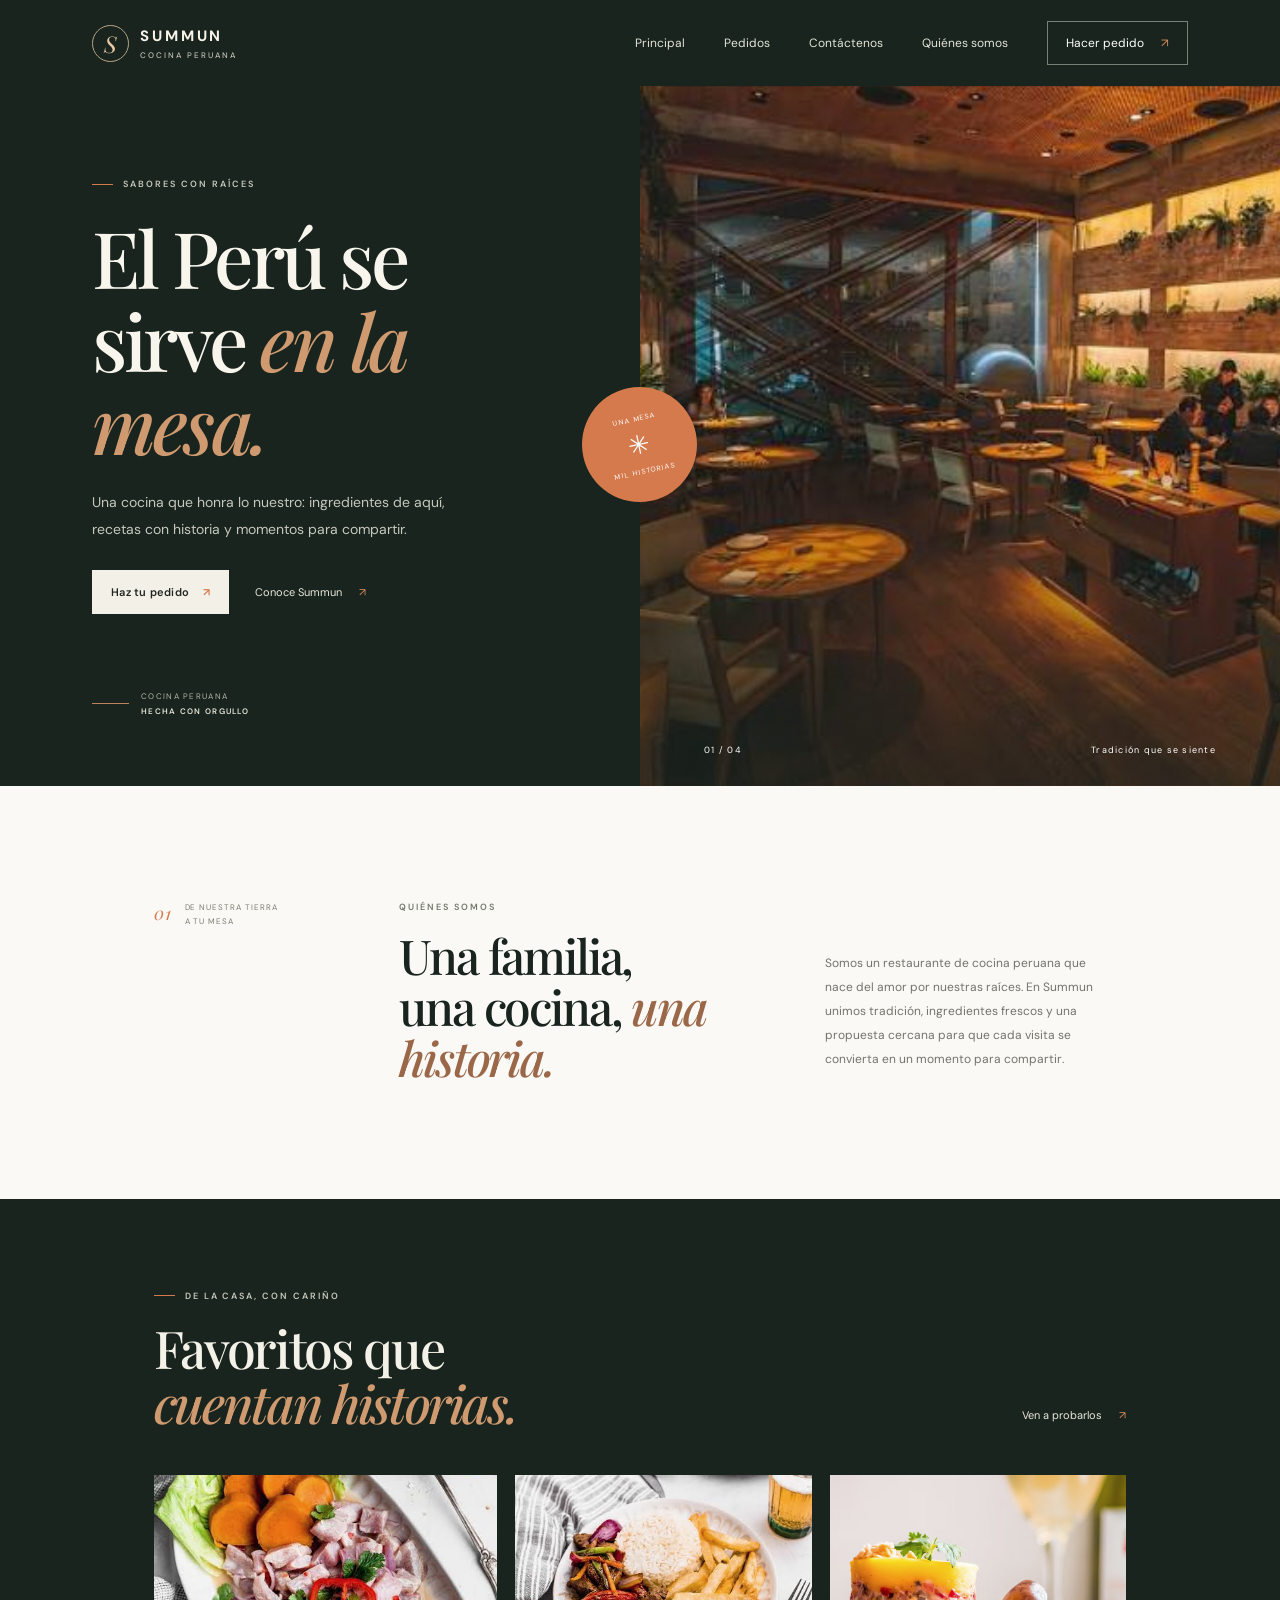
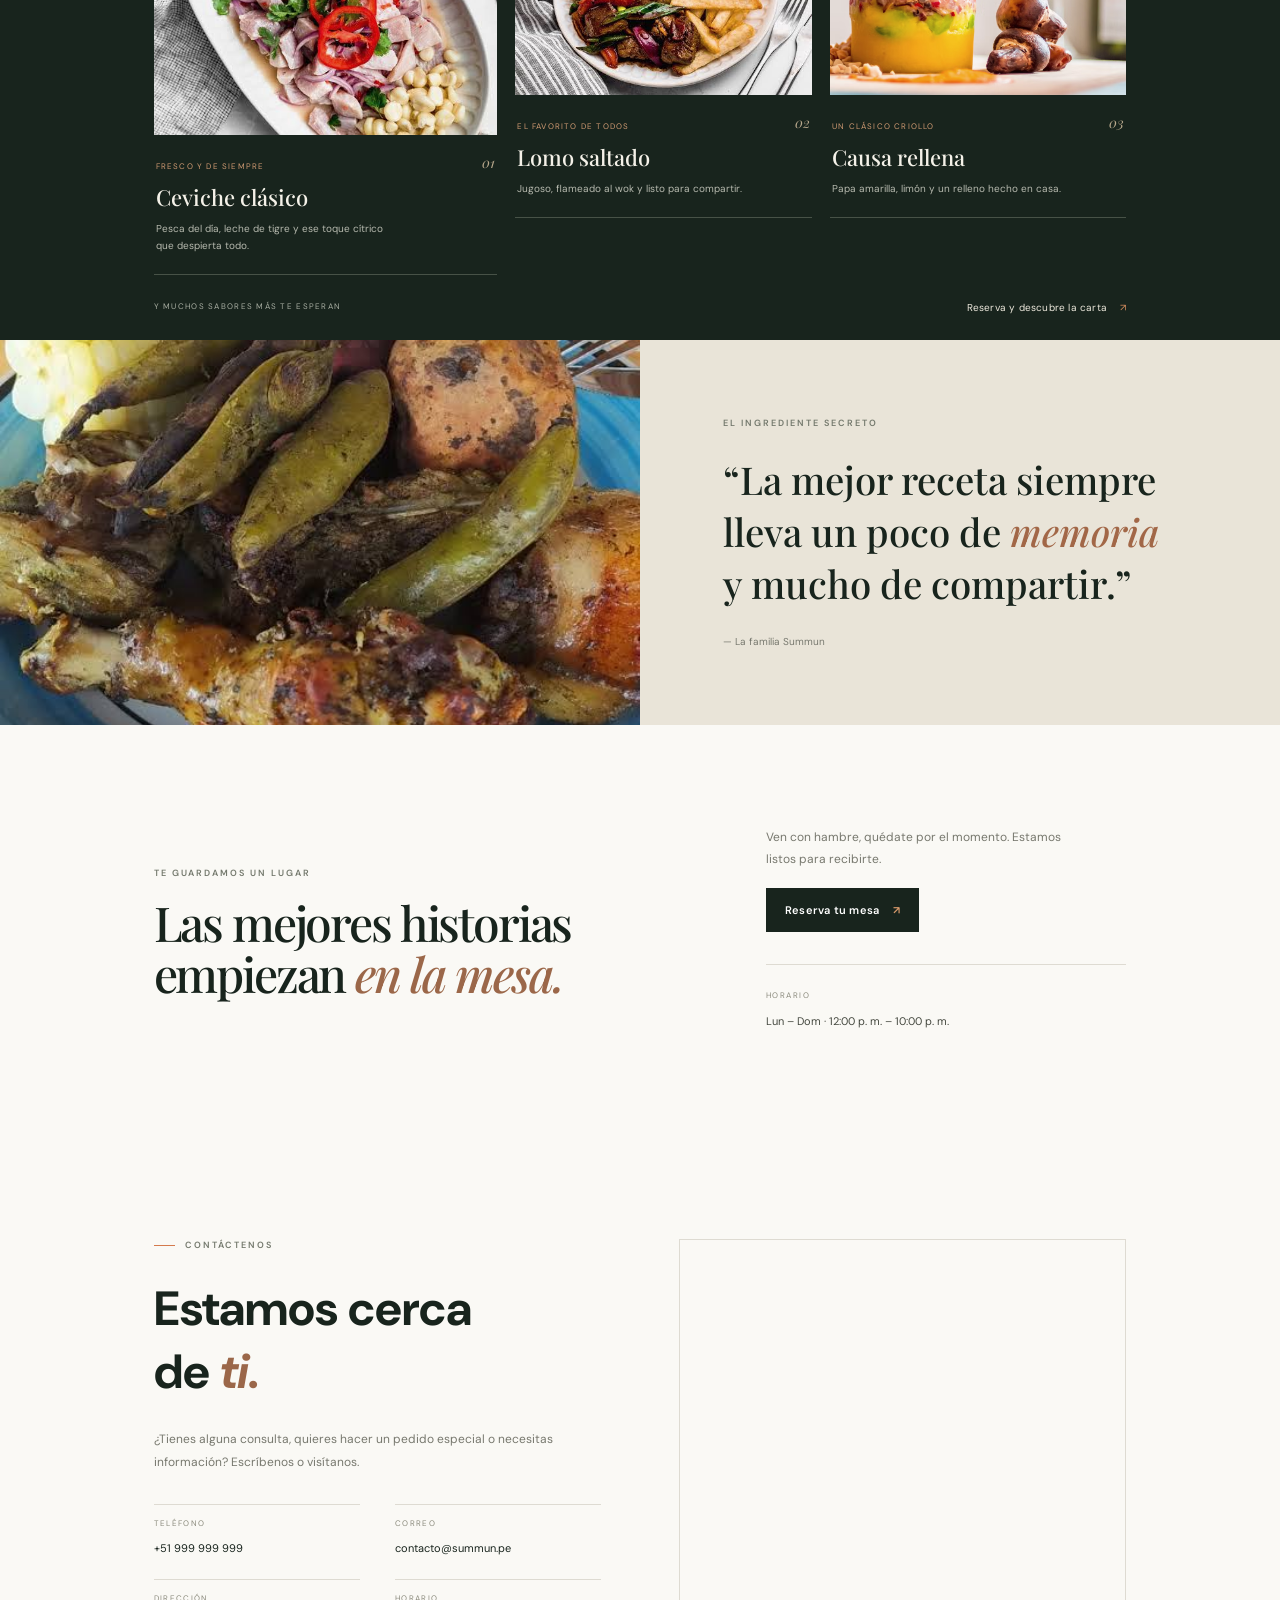
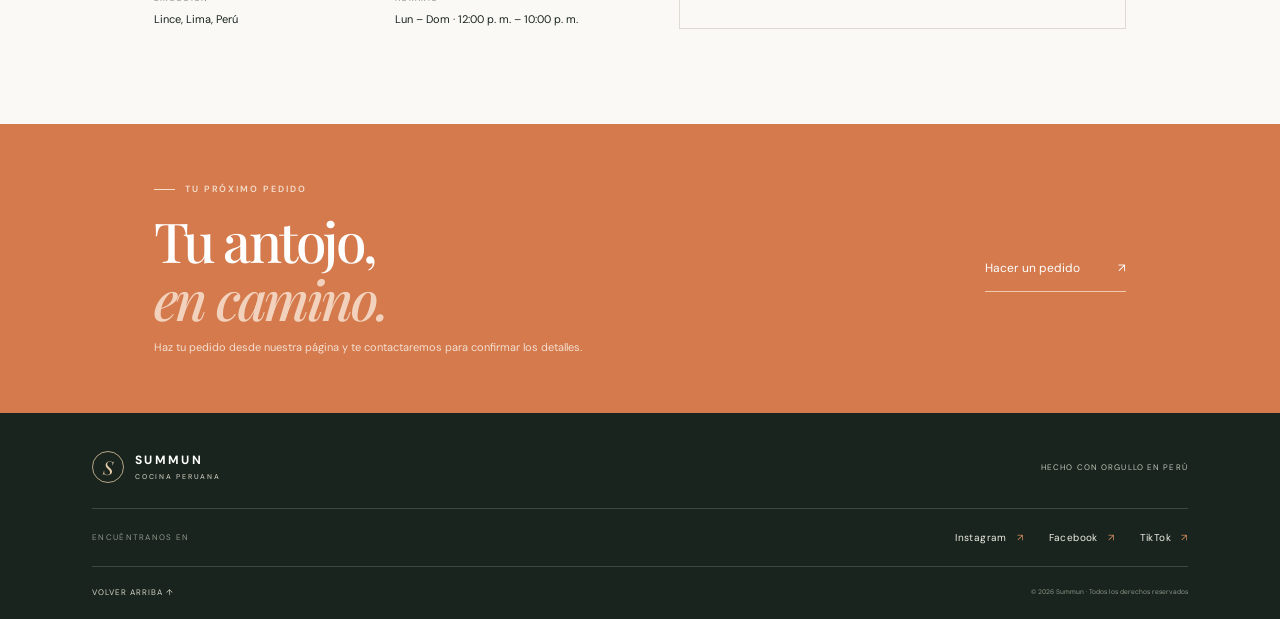
<file: index.html>
<!doctype html>
<html lang="es">

<head>
    <meta charset="utf-8">
    <meta name="viewport" content="width=device-width, initial-scale=1">

    <meta name="description"
        content="Summun: cocina peruana de tradición, ingredientes frescos y momentos para compartir.">

    <title>Summun | Cocina peruana para compartir</title>

    <link rel="preconnect" href="https://fonts.googleapis.com">
    <link rel="preconnect" href="https://fonts.gstatic.com" crossorigin>

    <link
        href="https://fonts.googleapis.com/css2?family=DM+Sans:wght@400;500;600;700&family=Playfair+Display:wght@500;600;700&display=swap"
        rel="stylesheet">

    <link rel="stylesheet" href="index.css">
</head>

<body>

    <!-- ENCABEZADO -->
    <header class="site-header">

        <a class="brand" href="#inicio">
            <span class="brand-mark">S</span>

            <span>
                SUMMUN
                <small>COCINA PERUANA</small>
            </span>
        </a>

        <button class="menu-toggle" aria-label="Abrir menú">
            <span></span>
            <span></span>
        </button>

        <nav class="main-nav">

            <a href="#inicio">Principal</a>
            <a href="formulario.html">Pedidos</a>
            <a href="#contacto">Contáctenos</a>
            <a href="#quienes-somos">Quiénes somos</a>

            <a class="nav-cta" href="formulario.html">
                Hacer pedido
                <span>↗</span>
            </a>

        </nav>

    </header>


    <!-- CONTENIDO PRINCIPAL -->
    <main>

        <!-- INICIO -->
        <section class="hero" id="inicio">

            <div class="hero-copy">

                <p class="eyebrow">
                    <span></span>
                    SABORES CON RAÍCES
                </p>

                <h1>
                    El Perú se
                    <br>
                    sirve <em>en la mesa.</em>
                </h1>

                <p class="hero-text">
                    Una cocina que honra lo nuestro: ingredientes de aquí,
                    recetas con historia y momentos para compartir.
                </p>

                <div class="hero-actions">

                    <a class="button button-light" href="formulario.html">
                        Haz tu pedido
                        <span>↗</span>
                    </a>

                    <a class="text-link" href="#quienes-somos">
                        Conoce Summun
                        <span>↗</span>
                    </a>

                </div>

                <div class="hero-note">

                    <span class="note-line"></span>

                    <span>
                        COCINA PERUANA
                        <br>
                        <strong>HECHA CON ORGULLO</strong>
                    </span>

                </div>

            </div>


            <div class="hero-image">

                <div class="image-caption">
                    <span>01 / 04</span>
                    <span>Tradición que se siente</span>
                </div>

            </div>


            <div class="hero-stamp">

                <span>UNA MESA</span>

                <b>✳</b>

                <span>MIL HISTORIAS</span>

            </div>

        </section>


        <!-- HISTORIA -->
        <section class="intro section-wrap" id="historia">

            <div class="intro-kicker">

                <span class="kicker-number">01</span>

                <span>
                    DE NUESTRA TIERRA
                    <br>
                    A TU MESA
                </span>

            </div>


            <div class="intro-content">

                <p class="eyebrow dark">
                    QUIÉNES SOMOS
                </p>

                <h2>
                    Una familia,
                    <br>
                    una cocina, <em>una historia.</em>
                </h2>

            </div>


            <p class="intro-copy">
                Somos un restaurante de cocina peruana que nace del amor por
                nuestras raíces. En Summun unimos tradición, ingredientes
                frescos y una propuesta cercana para que cada visita se
                convierta en un momento para compartir.
            </p>

        </section>


        <!-- CARTA -->
        <section class="menu-section" id="carta">

            <div class="section-wrap menu-heading">

                <div>

                    <p class="eyebrow">
                        <span></span>
                        DE LA CASA, CON CARIÑO
                    </p>

                    <h2>
                        Favoritos que
                        <br>
                        <em>cuentan historias.</em>
                    </h2>

                </div>

                <a class="text-link light-link" href="formulario.html">
                    Ven a probarlos
                    <span>↗</span>
                </a>

            </div>


            <div class="dish-grid">

                <!-- CEVICHE -->
                <article class="dish-card dish-featured">

                    <img src="ceviche.jpg"
                        alt="Ceviche peruano con cebolla y camote">

                    <div class="dish-info">

                        <div>

                            <span class="dish-type">
                                FRESCO Y DE SIEMPRE
                            </span>

                            <h3>Ceviche clásico</h3>

                            <p>
                                Pesca del día, leche de tigre y ese toque
                                cítrico que despierta todo.
                            </p>

                        </div>

                        <span class="dish-number">01</span>

                    </div>

                </article>


                <!-- LOMO SALTADO -->
                <article class="dish-card">

                    <img src="lomosaltado.jpg"
                        alt="Lomo saltado servido con papas y arroz">

                    <div class="dish-info">

                        <div>

                            <span class="dish-type">
                                EL FAVORITO DE TODOS
                            </span>

                            <h3>Lomo saltado</h3>

                            <p>
                                Jugoso, flameado al wok y listo para compartir.
                            </p>

                        </div>

                        <span class="dish-number">02</span>

                    </div>

                </article>


                <!-- CAUSA -->
                <article class="dish-card">

                    <img src="causarellena.avif"
                        alt="Causa rellena peruana">

                    <div class="dish-info">

                        <div>

                            <span class="dish-type">
                                UN CLÁSICO CRIOLLO
                            </span>

                            <h3>Causa rellena</h3>

                            <p>
                                Papa amarilla, limón y un relleno hecho en casa.
                            </p>

                        </div>

                        <span class="dish-number">03</span>

                    </div>

                </article>

            </div>


            <div class="menu-foot section-wrap">

                <span>
                    Y MUCHOS SABORES MÁS TE ESPERAN
                </span>

                <a href="formulario.html">
                    Reserva y descubre la carta
                    <span>↗</span>
                </a>

            </div>

        </section>


        <!-- FRASE -->
        <section class="quote-section">

            <div class="quote-image"></div>

            <div class="quote-copy">

                <p class="eyebrow dark">
                    EL INGREDIENTE SECRETO
                </p>

                <blockquote>
                    “La mejor receta siempre lleva un poco de
                    <em>memoria</em> y mucho de compartir.”
                </blockquote>

                <span class="quote-signature">
                    — La familia Summun
                </span>

            </div>

        </section>


        <!-- VISÍTANOS -->
        <section class="visit-section section-wrap" id="visitanos">

            <div>

                <p class="eyebrow dark">
                    TE GUARDAMOS UN LUGAR
                </p>

                <h2>
                    Las mejores historias
                    <br>
                    empiezan <em>en la mesa.</em>
                </h2>

            </div>


            <div class="visit-details">

                <p>
                    Ven con hambre, quédate por el momento.
                    Estamos listos para recibirte.
                </p>

                <a class="button button-dark" href="formulario.html">
                    Reserva tu mesa
                    <span>↗</span>
                </a>


                <div class="hours">

                    <span>HORARIO</span>

                    <p>
                        Lun – Dom · 12:00 p. m. – 10:00 p. m.
                    </p>

                </div>

            </div>

        </section>


        <!-- CONTÁCTENOS -->
        <section class="contact-section" id="contacto">

            <div class="contact-copy">

                <p class="eyebrow dark">
                    <span></span>
                    CONTÁCTENOS
                </p>

                <h2>
                    Estamos cerca
                    <br>
                    de <em>ti.</em>
                </h2>

                <p class="contact-lead">
                    ¿Tienes alguna consulta, quieres hacer un pedido especial
                    o necesitas información? Escríbenos o visítanos.
                </p>

                <div class="contact-data">

                    <div>
                        <span>TELÉFONO</span>
                        <a href="tel:+51999999999">+51 999 999 999</a>
                    </div>

                    <div>
                        <span>CORREO</span>
                        <a href="mailto:contacto@summun.pe">contacto@summun.pe</a>
                    </div>

                    <div>
                        <span>DIRECCIÓN</span>
                        <p>Lince, Lima, Perú</p>
                    </div>

                    <div>
                        <span>HORARIO</span>
                        <p>Lun – Dom · 12:00 p. m. – 10:00 p. m.</p>
                    </div>

                </div>

            </div>

            <div class="contact-map">
                <iframe
                    title="Mapa de ubicación de Summun en Lince, Lima"
                    src="https://www.google.com/maps?q=Lince%2C%20Lima%2C%20Per%C3%BA&output=embed"
                    loading="lazy"
                    referrerpolicy="no-referrer-when-downgrade">
                </iframe>
            </div>

        </section>


        <!-- PEDIDO -->
        <section class="reservation" id="reserva">

            <div class="reservation-copy">

                <p class="eyebrow">
                    <span></span>
                    TU PRÓXIMO PEDIDO
                </p>

                <h2>
                    Tu antojo,
                    <br>
                    <em>en camino.</em>
                </h2>

                <p>
                    Haz tu pedido desde nuestra página y te contactaremos para confirmar los detalles.
                </p>

            </div>


            <a class="reservation-link" href="formulario.html">
                Hacer un pedido
                <span>↗</span>
            </a>

        </section>

    </main>


    <!-- PIE DE PÁGINA -->
    <footer class="site-footer">

        <div class="footer-main">

            <a class="brand footer-brand" href="#inicio">

                <span class="brand-mark">S</span>

                <span>
                    SUMMUN
                    <small>COCINA PERUANA</small>
                </span>

            </a>

            <p>HECHO CON ORGULLO EN PERÚ</p>

        </div>

        <div class="footer-social">

            <span>ENCUÉNTRANOS EN</span>

            <div class="social-links">

                <a href="https://www.instagram.com/" target="_blank" rel="noopener noreferrer" aria-label="Instagram de Summun">
                    Instagram <span>↗</span>
                </a>

                <a href="https://www.facebook.com/" target="_blank" rel="noopener noreferrer" aria-label="Facebook de Summun">
                    Facebook <span>↗</span>
                </a>

                <a href="https://www.tiktok.com/" target="_blank" rel="noopener noreferrer" aria-label="TikTok de Summun">
                    TikTok <span>↗</span>
                </a>

            </div>

        </div>

        <div class="footer-bottom">

            <a href="#inicio">VOLVER ARRIBA ↑</a>

            <small>© <span id="year"></span> Summun · Todos los derechos reservados</small>

        </div>

    </footer>

    <script src="index.js"></script>

</body>

</html>
</file>
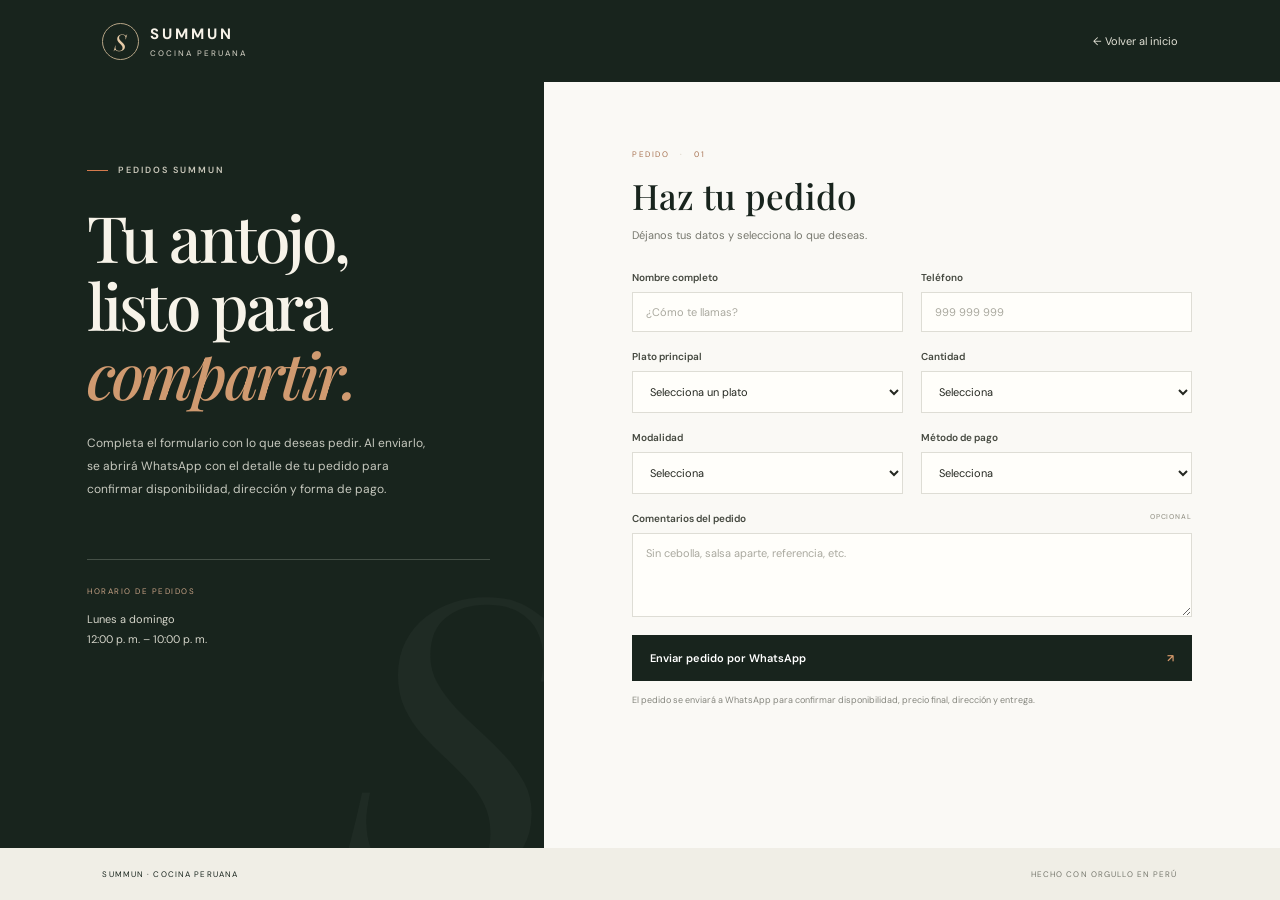
<file: formulario.html>
<!doctype html>
<html lang="es">

<head>
    <meta charset="utf-8">
    <meta name="viewport" content="width=device-width, initial-scale=1">
    <meta name="theme-color" content="#18241d">
    <meta name="description" content="Haz tu pedido en Summun, cocina peruana.">
    <title>Pedidos | Summun</title>

    <link rel="preconnect" href="https://fonts.googleapis.com">
    <link rel="preconnect" href="https://fonts.gstatic.com" crossorigin>
    <link href="https://fonts.googleapis.com/css2?family=DM+Sans:wght@400;500;600;700&family=Playfair+Display:wght@500;600;700&display=swap" rel="stylesheet">
    <link rel="stylesheet" href="formulario.css">
</head>

<body>

    <header class="form-header">
        <a class="brand" href="index.html">
            <span class="brand-mark">S</span>
            <span>SUMMUN<small>COCINA PERUANA</small></span>
        </a>

        <a class="back-link" href="index.html">← Volver al inicio</a>
    </header>

    <main class="booking-layout">

        <section class="booking-intro">
            <p class="eyebrow"><span></span> PEDIDOS SUMMUN</p>

            <h1>
                Tu antojo,
                <br>
                listo para <em>compartir.</em>
            </h1>

            <p>
                Completa el formulario con lo que deseas pedir.
                Al enviarlo, se abrirá WhatsApp con el detalle de tu pedido
                para confirmar disponibilidad, dirección y forma de pago.
            </p>

            <div class="booking-hours">
                <span>HORARIO DE PEDIDOS</span>
                <p>
                    Lunes a domingo
                    <br>
                    12:00 p. m. – 10:00 p. m.
                </p>
            </div>

            <div class="booking-decoration">S</div>
        </section>

        <section class="form-panel">

            <p class="form-step">PEDIDO <span>·</span> 01</p>
            <h2>Haz tu pedido</h2>
            <p class="form-lead">Déjanos tus datos y selecciona lo que deseas.</p>

            <form id="booking-form">

                <div class="field-row">

                    <label>
                        Nombre completo
                        <input name="nombre" type="text" placeholder="¿Cómo te llamas?" required>
                    </label>

                    <label>
                        Teléfono
                        <input name="telefono" type="tel" inputmode="tel" placeholder="999 999 999" required>
                    </label>

                </div>

                <div class="field-row">

                    <label>
                        Plato principal
                        <select name="plato" required>
                            <option value="" disabled selected>Selecciona un plato</option>
                            <option>Ceviche clásico — S/ 25</option>
                            <option>Lomo saltado — S/ 28</option>
                            <option>Causa rellena — S/ 20</option>
                            <option>Ají de gallina — S/ 24</option>
                            <option>Papa a la huancaína — S/ 18</option>
                            <option>Anticuchos — S/ 22</option>
                            <option>Tallarines verdes — S/ 23</option>
                            <option>Pachamanca — S/ 32</option>
                        </select>
                    </label>

                    <label>
                        Cantidad
                        <select name="cantidad" required>
                            <option value="" disabled selected>Selecciona</option>
                            <option>1</option>
                            <option>2</option>
                            <option>3</option>
                            <option>4</option>
                            <option>5</option>
                            <option>6</option>
                            <option>7 o más</option>
                        </select>
                    </label>

                </div>

                <div class="field-row">

                    <label>
                        Modalidad
                        <select name="modalidad" id="modalidad" required>
                            <option value="" disabled selected>Selecciona</option>
                            <option value="Delivery">Delivery</option>
                            <option value="Recojo en local">Recojo en local</option>
                        </select>
                    </label>

                    <label>
                        Método de pago
                        <select name="pago" required>
                            <option value="" disabled selected>Selecciona</option>
                            <option>Yape</option>
                            <option>Plin</option>
                            <option>Efectivo</option>
                        </select>
                    </label>

                </div>

                <label id="direccion-field">
                    Dirección de entrega
                    <input name="direccion" id="direccion" type="text" placeholder="Av., calle, número y referencia">
                </label>

                <label>
                    Comentarios del pedido
                    <span class="optional">OPCIONAL</span>
                    <textarea name="comentario" rows="3" placeholder="Sin cebolla, salsa aparte, referencia, etc."></textarea>
                </label>

                <button class="submit-button" type="submit">
                    Enviar pedido por WhatsApp
                    <span>↗</span>
                </button>

                <p class="form-note">
                    El pedido se enviará a WhatsApp para confirmar disponibilidad,
                    precio final, dirección y entrega.
                </p>

                <p class="form-status" id="form-status" aria-live="polite"></p>

            </form>
        </section>
    </main>

    <footer class="form-footer">
        <a href="index.html">SUMMUN · COCINA PERUANA</a>
        <span>HECHO CON ORGULLO EN PERÚ</span>
    </footer>

    <script src="formulario.js"></script>
</body>
</html>
</file>
<file: index.css>
:root{--forest:#18241d;--green:#344c3d;--cream:#f3f0e8;--paper:#faf9f5;--orange:#d47a4d;--ink:#252821;--muted:#77786e;--serif:'Playfair Display',Georgia,serif;--sans:'DM Sans',Arial,sans-serif}*{box-sizing:border-box}html{scroll-behavior:smooth}body{margin:0;background:var(--paper);color:var(--ink);font-family:var(--sans);-webkit-font-smoothing:antialiased}a{color:inherit;text-decoration:none}.site-header{height:86px;padding:0 7.2%;display:flex;align-items:center;justify-content:space-between;background:var(--forest);color:#f7f3e9;position:relative;z-index:5}.brand{display:flex;align-items:center;gap:11px;font-size:15px;letter-spacing:.19em;font-weight:700}.brand-mark{width:37px;height:37px;border:1px solid #b6a486;border-radius:50%;display:grid;place-items:center;font:italic 23px var(--serif);color:#e7cba7;letter-spacing:0}.brand small{display:block;font-size:8px;letter-spacing:.25em;font-weight:500;margin-top:4px;color:#c3c2b6}.main-nav{display:flex;align-items:center;gap:39px;font-size:12px;color:#e4e4d9}.main-nav>a:not(.nav-cta){transition:color .2s}.main-nav>a:hover{color:#e1b889}.nav-cta{padding:13px 18px;border:1px solid #788176;color:white}.nav-cta span,.text-link span,.button span{padding-left:14px;color:#d28b5d}.menu-toggle{display:none}.hero{min-height:600px;background:var(--forest);color:#f8f5ed;display:grid;grid-template-columns:1fr 1fr;position:relative;overflow:hidden}.hero-copy{padding:92px 6vw 68px 14.4%;position:relative;z-index:1}.eyebrow{font-size:9px;letter-spacing:.22em;color:#c9c7ba;font-weight:600;display:flex;align-items:center;gap:10px;margin:0 0 26px}.eyebrow>span{width:21px;height:1px;background:var(--orange);display:inline-block}.eyebrow.dark{color:#74796d}.hero h1,.section-wrap h2,.reservation h2{font:500 clamp(48px,6.1vw,82px)/1.06 var(--serif);letter-spacing:-.045em;margin:0}.hero h1 em,.section-wrap h2 em,.reservation h2 em,blockquote em{font-weight:500;color:#d09a70}.hero-text{font-size:14px;line-height:1.9;color:#c6c8be;max-width:370px;margin:25px 0 28px}.hero-actions{display:flex;align-items:center;gap:26px}.button{display:inline-flex;align-items:center;padding:15px 19px;font-size:11px;font-weight:600;letter-spacing:.02em}.button-light{background:#f3f0e8;color:#222820}.button-light span{color:var(--orange)}.text-link{font-size:11px;color:#ebe8dc}.hero-note{display:flex;align-items:center;gap:12px;margin-top:75px;font-size:8px;letter-spacing:.16em;line-height:1.8;color:#b3b5aa}.hero-note strong{font-weight:600;color:#e4e3d7}.note-line{height:1px;width:37px;background:#bd815b}.hero-image{min-height:600px;background:linear-gradient(180deg,rgba(24,36,29,.02) 45%,rgba(24,36,29,.58)),url('restaurantefoto.jpg') center/cover;position:relative}.image-caption{position:absolute;bottom:30px;right:10%;left:10%;display:flex;justify-content:space-between;color:white;font-size:9px;letter-spacing:.14em}.hero-stamp{position:absolute;width:115px;height:115px;border-radius:50%;right:calc(50% - 57px);top:43%;background:var(--orange);display:flex;align-items:center;justify-content:center;flex-direction:column;color:white;font-size:7px;letter-spacing:.14em;transform:rotate(-12deg);z-index:2}.hero-stamp b{font-size:26px;font-weight:400;margin:5px}.section-wrap{padding-left:12%;padding-right:12%}.intro{padding-top:115px;padding-bottom:116px;display:grid;grid-template-columns:.7fr 1.3fr 1fr;gap:35px;align-items:center}.intro-kicker{align-self:start;display:flex;gap:13px;color:#7a7e70;font-size:8px;line-height:1.7;letter-spacing:.12em}.kicker-number{font:italic 18px var(--serif);color:var(--orange)}.intro-content h2,.visit-section h2{font-size:48px;color:var(--forest)}.intro-content .eyebrow{margin-bottom:17px}.intro-content h2 em,.visit-section h2 em{color:#9b6749}.intro-copy{font-size:12px;line-height:2;color:#72746c;margin:38px 0 0;max-width:290px}.menu-section{background:var(--forest);color:#f4f1e8;padding-top:91px;padding-bottom:26px}.menu-heading{display:flex;justify-content:space-between;align-items:end;margin-bottom:45px}.menu-heading h2{font-size:52px}.menu-heading .eyebrow{margin-bottom:18px}.light-link{margin-bottom:8px}.dish-grid{padding:0 12%;display:grid;grid-template-columns:1.16fr 1fr 1fr;gap:18px}.dish-card{min-width:0}.dish-card img{width:100%;height:220px;object-fit:cover;display:block;filter:saturate(.86)}.dish-featured img{height:260px}.dish-info{padding:18px 2px 12px;display:flex;justify-content:space-between;gap:12px;border-bottom:1px solid #475247}.dish-type{font-size:8px;color:#cf9a72;letter-spacing:.15em}.dish-info h3{font:500 22px var(--serif);margin:8px 0}.dish-info p{font-size:10px;line-height:1.7;color:#b7baaf;max-width:230px;margin:0 0 8px}.dish-number{font:italic 14px var(--serif);color:#b9a98d}.menu-foot{display:flex;justify-content:space-between;padding-top:26px;color:#a9afa3;font-size:8px;letter-spacing:.16em}.menu-foot a{color:#eee9dd;letter-spacing:.02em;font-size:10px}.menu-foot a span{color:#d28b5d;padding-left:10px}.quote-section{display:grid;grid-template-columns:1fr 1fr;min-height:385px;background:#e9e4d8}.quote-image{background:url('pachamanca.jpg') center 55%/cover;min-height:385px}.quote-copy{padding:70px 13%;display:flex;flex-direction:column;justify-content:center}.quote-copy .eyebrow{margin-bottom:25px}.quote-copy blockquote{font:500 clamp(27px,3vw,39px)/1.35 var(--serif);color:var(--forest);margin:0 0 25px;max-width:450px}.quote-copy blockquote em{color:#a26747}.quote-signature{font-size:10px;color:#77786e}.visit-section{padding-top:102px;padding-bottom:105px;display:grid;grid-template-columns:1fr .7fr;gap:10%;align-items:center}.visit-section h2{font-size:48px}.visit-section .eyebrow{margin-bottom:18px}.visit-details>p{font-size:12px;line-height:1.8;color:#77786e;max-width:300px;margin:0 0 18px}.button-dark{background:var(--forest);color:white}.button-dark span{color:#d89a6c}.hours{border-top:1px solid #dedbd2;margin-top:32px;padding-top:17px}.hours span{font-size:8px;letter-spacing:.18em;color:#8b8b7d}.hours p{font-size:11px;color:#44483f}.reservation{background:var(--orange);color:white;padding:59px 12%;display:flex;align-items:center;justify-content:space-between}.reservation .eyebrow{color:#f5ddcc;margin-bottom:16px}.reservation .eyebrow>span{background:#f5ddcc}.reservation h2{font-size:55px}.reservation h2 em{color:#f2d2bc}.reservation-copy>p:last-child{font-size:11px;color:#f5dfd0;margin:12px 0 0}.reservation-link{border-bottom:1px solid #f1c9ae;padding:15px 0;font-size:12px;color:white}.reservation-link span{padding-left:35px}.site-footer{background:var(--forest);color:#c2c4b8;padding:28px 7.2%;display:flex;align-items:center;justify-content:space-between;font-size:8px;letter-spacing:.14em}.footer-brand{color:white;font-size:12px}.footer-brand .brand-mark{width:32px;height:32px;font-size:19px}.footer-brand small{font-size:7px}.site-footer>a:not(.brand){color:#d5d5c9}.site-footer>small{letter-spacing:0}
@media(max-width:800px){.site-header{height:72px;padding:0 6%}.main-nav{gap:18px}.main-nav>a{font-size:10px}.nav-cta{padding:11px}.hero{min-height:550px}.hero-copy{padding:78px 8% 55px 10%}.hero-image{min-height:550px}.hero h1{font-size:64px}.hero-stamp{right:calc(50% - 50px);width:100px;height:100px}.section-wrap{padding-left:8%;padding-right:8%}.intro{grid-template-columns:.5fr 1.2fr 1fr;gap:20px}.intro-content h2,.visit-section h2{font-size:40px}.dish-grid{padding:0 8%;gap:13px}.dish-card img,.dish-featured img{height:190px}.dish-info h3{font-size:19px}.quote-copy{padding:55px 10%}.visit-section{gap:6%}.site-footer{padding-left:6%;padding-right:6%}}
@media(max-width:600px){.site-header{height:68px}.menu-toggle{display:flex;width:38px;height:38px;border:1px solid #667166;background:transparent;flex-direction:column;justify-content:center;align-items:center;gap:5px}.menu-toggle span{width:16px;height:1px;background:#fff}.main-nav{display:none;position:absolute;top:68px;left:0;right:0;padding:20px 6% 25px;background:var(--forest);flex-direction:column;align-items:stretch;gap:0}.main-nav.open{display:flex}.main-nav>a:not(.nav-cta){padding:14px 0;border-bottom:1px solid #3b493f;font-size:12px}.nav-cta{text-align:center;margin-top:16px}.hero{display:flex;flex-direction:column;min-height:0}.hero-copy{padding:67px 8% 36px}.hero h1{font-size:58px}.hero-text{font-size:13px;max-width:330px}.hero-note{margin-top:42px}.hero-image{min-height:300px}.hero-stamp{right:8%;top:auto;bottom:255px;width:86px;height:86px;font-size:6px}.hero-stamp b{font-size:20px}.image-caption{bottom:19px}.intro{padding-top:72px;padding-bottom:75px;grid-template-columns:1fr 1fr;gap:20px}.intro-kicker{grid-column:1/-1;margin-bottom:10px}.intro-content h2,.visit-section h2{font-size:37px}.intro-copy{margin:0;font-size:11px}.menu-section{padding-top:67px}.menu-heading{align-items:start;flex-direction:column;gap:22px;margin-bottom:30px}.menu-heading h2{font-size:43px}.dish-grid{grid-template-columns:1fr;padding:0 8%;gap:25px}.dish-card img,.dish-featured img{height:235px}.dish-info h3{font-size:23px}.dish-info p{font-size:11px}.menu-foot{padding-top:25px;padding-bottom:5px;gap:15px;align-items:start;flex-direction:column}.quote-section{grid-template-columns:1fr}.quote-image{min-height:245px}.quote-copy{padding:44px 9% 52px}.quote-copy blockquote{font-size:31px}.visit-section{padding-top:70px;padding-bottom:75px;grid-template-columns:1fr;gap:28px}.visit-section h2{font-size:40px}.reservation{padding:44px 9%;align-items:start;flex-direction:column;gap:27px}.reservation h2{font-size:48px}.site-footer{padding:24px 7%;display:grid;grid-template-columns:1fr 1fr;gap:20px}.site-footer>span,.site-footer>a:not(.brand){justify-self:end;text-align:right}.site-footer>small{grid-column:1/-1;text-align:center}}

/* CONTACTO */
.contact-section{
    display:grid;
    grid-template-columns:1fr 1fr;
    gap:8%;
    padding:95px 12%;
    background:var(--paper);
    align-items:stretch;
}
.contact-copy h2{
    font-size:48px;
    color:var(--forest);
    margin:0 0 25px;
}
.contact-copy h2 em{color:#9b6749}
.contact-lead{
    max-width:430px;
    font-size:12px;
    line-height:1.9;
    color:var(--muted);
    margin:0 0 30px;
}
.contact-data{
    display:grid;
    grid-template-columns:1fr 1fr;
    gap:22px 35px;
    max-width:600px;
}
.contact-data div{
    border-top:1px solid #dedbd2;
    padding-top:13px;
}
.contact-data span{
    display:block;
    font-size:8px;
    letter-spacing:.17em;
    color:#8b8b7d;
    margin-bottom:8px;
}
.contact-data a,
.contact-data p{
    margin:0;
    color:var(--forest);
    font-size:11px;
    line-height:1.6;
}
.contact-data a:hover{text-decoration:underline}
.contact-map{
    min-height:360px;
    overflow:hidden;
    border:1px solid #dedbd2;
}
.contact-map iframe{
    width:100%;
    height:100%;
    min-height:360px;
    border:0;
    display:block;
    filter:saturate(.75);
}

/* FOOTER Y REDES */
.site-footer{
    display:block;
    padding:38px 7.2% 22px;
}
.footer-main{
    display:flex;
    justify-content:space-between;
    align-items:center;
    padding-bottom:25px;
    border-bottom:1px solid #3d493f;
}
.footer-main p{
    margin:0;
    font-size:8px;
    letter-spacing:.14em;
}
.footer-social{
    display:flex;
    justify-content:space-between;
    align-items:center;
    gap:25px;
    padding:22px 0;
    border-bottom:1px solid #3d493f;
}
.footer-social>span{
    font-size:8px;
    letter-spacing:.16em;
    color:#8f968b;
}
.social-links{
    display:flex;
    gap:25px;
    flex-wrap:wrap;
}
.social-links a{
    color:#f0eee5;
    font-size:10px;
    letter-spacing:.04em;
}
.social-links a span{color:#d28b5d;padding-left:7px}
.social-links a:hover{color:#d9a27e}
.footer-bottom{
    display:flex;
    justify-content:space-between;
    align-items:center;
    padding-top:20px;
    font-size:8px;
    letter-spacing:.12em;
}
.footer-bottom a{color:#d5d5c9}
.footer-bottom small{letter-spacing:0;color:#8f968b}

@media(max-width:800px){
    .contact-section{
        padding-left:8%;
        padding-right:8%;
        gap:35px;
    }
    .contact-copy h2{font-size:40px}
}
@media(max-width:600px){
    .contact-section{
        grid-template-columns:1fr;
        padding:70px 8%;
    }
    .contact-data{grid-template-columns:1fr}
    .contact-map,.contact-map iframe{min-height:300px}
    .footer-main,.footer-social,.footer-bottom{
        align-items:flex-start;
        flex-direction:column;
        gap:16px;
    }
    .footer-main p{align-self:flex-start}
    .social-links{gap:15px 20px}
    .footer-bottom small{line-height:1.5}
}
</file>
<file: formulario.css>
:root{--forest:#18241d;--cream:#f3f0e8;--paper:#faf9f5;--orange:#d47a4d;--ink:#252821;--muted:#77786e;--serif:'Playfair Display',Georgia,serif;--sans:'DM Sans',Arial,sans-serif}*{box-sizing:border-box}body{margin:0;min-height:100vh;background:var(--paper);color:var(--ink);font-family:var(--sans);-webkit-font-smoothing:antialiased}a{color:inherit;text-decoration:none}.form-header{height:82px;padding:0 8%;display:flex;align-items:center;justify-content:space-between;background:var(--forest);color:#f7f3e9}.brand{display:flex;align-items:center;gap:11px;font-size:15px;letter-spacing:.19em;font-weight:700}.brand-mark{width:37px;height:37px;border:1px solid #b6a486;border-radius:50%;display:grid;place-items:center;font:italic 23px var(--serif);color:#e7cba7;letter-spacing:0}.brand small{display:block;font-size:8px;letter-spacing:.25em;font-weight:500;margin-top:4px;color:#c3c2b6}.back-link{font-size:11px;color:#e2e1d6}.booking-layout{min-height:calc(100vh - 134px);display:grid;grid-template-columns:.85fr 1.15fr}.booking-intro{padding:82px 10% 60px 16%;background:var(--forest);color:#f7f3e9;position:relative;overflow:hidden}.eyebrow{font-size:9px;letter-spacing:.22em;color:#c9c7ba;font-weight:600;display:flex;align-items:center;gap:10px;margin:0 0 27px}.eyebrow>span{width:21px;height:1px;background:var(--orange)}h1{font:500 clamp(46px,5vw,69px)/1.07 var(--serif);letter-spacing:-.045em;margin:0;position:relative;z-index:1}h1 em{color:#d09a70;font-weight:500}.booking-intro>p:not(.eyebrow){font-size:12px;line-height:1.9;color:#c6c8be;max-width:350px;margin:24px 0}.booking-hours{position:relative;z-index:1;margin-top:58px;border-top:1px solid #455047;padding-top:18px}.booking-hours span,.form-step{font-size:8px;letter-spacing:.19em;color:#c5a184}.booking-hours p{font-size:11px;line-height:1.8;color:#d5d5ca}.booking-decoration{position:absolute;bottom:-138px;right:-20px;color:#ffffff08;font:italic 400px var(--serif)}.form-panel{padding:67px 12% 58px;max-width:820px;width:100%;justify-self:center}.form-step{color:#a87453;margin:0 0 13px}.form-step span{padding:0 7px;color:#c7b9a5}.form-panel h2{font:500 35px var(--serif);color:var(--forest);margin:0}.form-lead{font-size:11px;color:var(--muted);margin:9px 0 29px}.field-row{display:grid;grid-template-columns:1fr 1fr;gap:18px}.form-panel label{display:block;font-size:10px;font-weight:600;color:#44483f;margin-bottom:18px}.form-panel input,.form-panel select,.form-panel textarea{display:block;width:100%;margin-top:8px;border:1px solid #deddd5;border-radius:0;background:#fffefa;padding:12px 13px;font:400 11px var(--sans);color:var(--ink);outline:none;transition:border-color .2s}.form-panel input:focus,.form-panel select:focus,.form-panel textarea:focus{border-color:#9d785d}.form-panel input::placeholder,.form-panel textarea::placeholder{color:#aaa99f}.form-panel textarea{resize:vertical;min-height:84px}.optional{float:right;font-size:7px;letter-spacing:.12em;color:#99988c;font-weight:500}.submit-button{width:100%;display:flex;justify-content:space-between;align-items:center;border:0;background:var(--forest);color:white;padding:16px 18px;font:600 11px var(--sans);cursor:pointer}.submit-button span{color:#d89a6c}.submit-button:hover{background:#2b3c30}.form-note{font-size:9px;line-height:1.7;color:#85867e;margin:12px 0 0}.form-status{font-size:11px;line-height:1.6;color:#46604a}.form-footer{min-height:52px;padding:0 8%;display:flex;justify-content:space-between;align-items:center;background:#f0eee6;color:#77786e;font-size:8px;letter-spacing:.14em}.form-footer a{color:var(--forest)}
@media(max-width:760px){.booking-layout{grid-template-columns:1fr}.booking-intro{padding:53px 8% 38px}.booking-intro h1{font-size:53px}.booking-intro>p:not(.eyebrow){max-width:410px;margin:17px 0}.booking-hours{margin-top:25px}.booking-decoration{font-size:280px;bottom:-110px}.form-panel{padding:42px 8% 48px}.form-footer{padding:16px 7%;gap:14px;line-height:1.6}.form-footer span{text-align:right}}@media(max-width:430px){.form-header{height:70px;padding:0 6%}.brand{font-size:13px}.brand-mark{width:33px;height:33px}.back-link{font-size:10px}.field-row{grid-template-columns:1fr;gap:0}.booking-intro h1{font-size:46px}.form-panel h2{font-size:31px}.form-footer{font-size:7px}}

.form-status.success{
    margin-top:12px;
    color:#46604a;
}
@media(max-width:430px){
    .form-panel input,.form-panel select,.form-panel textarea{
        font-size:12px;
        padding:13px;
    }
}
</file>
